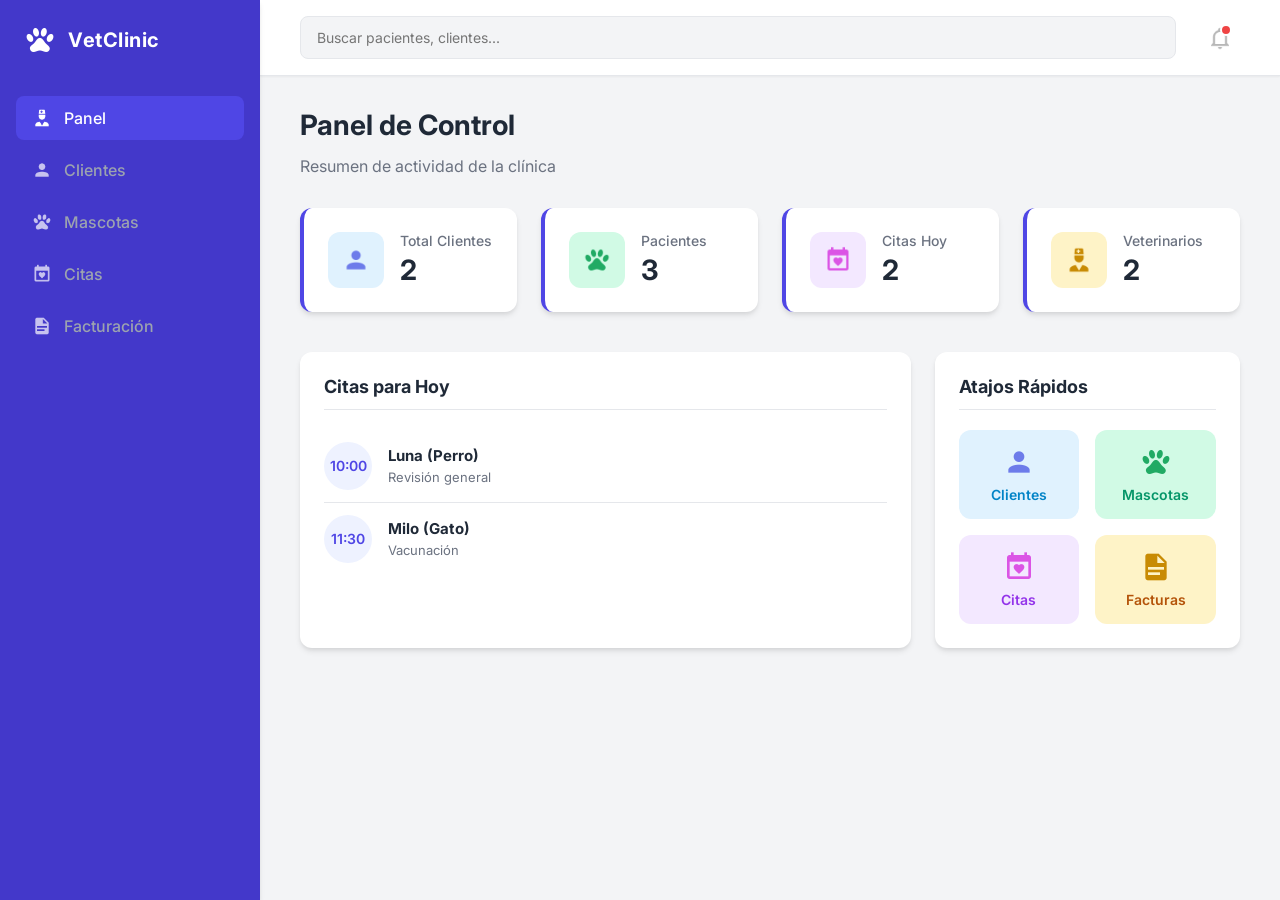
<file: Frontend/index.html>
<!DOCTYPE html>
<html lang="es">

<head>
    <meta charset="UTF-8">
    <meta name="viewport" content="width=device-width, initial-scale=1.0">
    <title>Gestión Veterinaria</title>
    <link rel="stylesheet" href="CSS/styles.css">
</head>

<body>

    <div class="layout">

        <aside class="sidebar">
            <div class="sidebar-header">
                <img src="images/MdiPaw.png" class="logo-img" alt="logo">
                <h2>VetClinic</h2>
            </div>
            <ul>
                <li><a href="#" class="active"><img src="images/MdiDoctor.png" class="sidebar-icon" alt="Panel"> Panel</a></li>
                <li><a href="pages/clientes.html"><img src="images/MdiAccount.png" class="sidebar-icon" alt="Clientes"> Clientes</a></li>
                <li><a href="pages/mascotas.html"><img src="images/MdiPaw.png" class="sidebar-icon" alt="Mascotas"> Mascotas</a></li>
                <li><a href="pages/citas.html"><img src="images/MdiCalendarHeart.png" class="sidebar-icon" alt="Citas"> Citas</a></li>
                <li><a href="pages/facturas.html"><img src="images/MdiFileDocument.png" class="sidebar-icon" alt="Facturación"> Facturación</a></li>
            </ul>
        </aside>

        <main class="main-content">

            <!-- TOP BAR -->
            <div class="topbar">
                <input type="text" placeholder="Buscar pacientes, clientes...">
                <button class="icon-btn">
                    <img src="images/MdiBellOutline.png" alt="Notificaciones">
                    <span class="notification-badge"></span>
                </button>
            </div>

            <!-- TÍTULO -->
            <h1>Panel de Control</h1>
            <p class="subtitle">Resumen de actividad de la clínica</p>

            <!-- CARDS -->
            <div class="cards">
                <div class="card">
                    <div class="card-icon-wrapper icon-blue">
                        <img src="images/MdiAccount.png" alt="Clientes">
                    </div>
                    <div class="card-info">
                        <p>Total Clientes</p>
                        <h2>2</h2>
                    </div>
                </div>

                <div class="card">
                    <div class="card-icon-wrapper icon-green">
                        <img src="images/MdiPaw.png" alt="Pacientes">
                    </div>
                    <div class="card-info">
                        <p>Pacientes</p>
                        <h2>3</h2>
                    </div>
                </div>

                <div class="card">
                    <div class="card-icon-wrapper icon-purple">
                        <img src="images/MdiCalendarHeart.png" alt="Citas">
                    </div>
                    <div class="card-info">
                        <p>Citas Hoy</p>
                        <h2>2</h2>
                    </div>
                </div>

                <div class="card">
                    <div class="card-icon-wrapper icon-yellow">
                        <img src="images/MdiDoctor.png" alt="Veterinarios">
                    </div>
                    <div class="card-info">
                        <p>Veterinarios</p>
                        <h2>2</h2>
                    </div>
                </div>
            </div>

            <div class="dashboard-grid">
                <!-- CITAS -->
                <div class="citas-box">
                    <h3>Citas para Hoy</h3>

                    <div class="cita">
                        <span class="hora">10:00</span>
                        <div>
                            <strong>Luna (Perro)</strong>
                            <p>Revisión general</p>
                        </div>
                    </div>

                    <div class="cita">
                        <span class="hora">11:30</span>
                        <div>
                            <strong>Milo (Gato)</strong>
                            <p>Vacunación</p>
                        </div>
                    </div>
                </div>

                <!-- ATAJOS -->
                <div class="shortcuts-box">
                    <h3>Atajos Rápidos</h3>
                    <div class="shortcuts-grid">
                        <a href="pages/clientes.html" class="shortcut-item bg-blue">
                            <img src="images/MdiAccount.png" alt="Clientes">
                            <span>Clientes</span>
                        </a>
                        <a href="pages/mascotas.html" class="shortcut-item bg-green">
                            <img src="images/MdiPaw.png" alt="Mascotas">
                            <span>Mascotas</span>
                        </a>
                        <a href="pages/citas.html" class="shortcut-item bg-purple">
                            <img src="images/MdiCalendarHeart.png" alt="Citas">
                            <span>Citas</span>
                        </a>
                        <a href="pages/facturas.html" class="shortcut-item bg-yellow">
                            <img src="images/MdiFileDocument.png" alt="Facturas">
                            <span>Facturas</span>
                        </a>
                    </div>
                </div>
            </div>

        </main>

    </div>

</body>

</html>
</file>
<file: Frontend/CSS/styles.css>
@import url('https://fonts.googleapis.com/css2?family=Inter:wght@300;400;500;600;700&display=swap');

:root {
    --primary-color: #4F46E5;
    --primary-hover: #4338CA;
    --secondary-color: #10B981;
    --bg-color: #F3F4F6;
    --sidebar-bg: #4338CA;
    --sidebar-hover: #4F46E5;
    --text-main: #1F2937;
    --text-muted: #6B7280;
    --white: #FFFFFF;
    --border-color: #E5E7EB;
    --shadow-sm: 0 1px 2px 0 rgba(0, 0, 0, 0.05);
    --shadow-md: 0 4px 6px -1px rgba(0, 0, 0, 0.1), 0 2px 4px -1px rgba(0, 0, 0, 0.06);
    --radius-md: 8px;
    --radius-lg: 12px;
}

body {
    margin: 0;
    font-family: 'Inter', sans-serif;
    background-color: var(--bg-color);
    color: var(--text-main);
}

/* CONTENEDOR PRINCIPAL */
.layout {
    display: flex;
    height: 100vh;
    overflow: hidden;
}

/* SIDEBAR */
.sidebar {
    width: 260px;
    background-color: var(--sidebar-bg);
    color: var(--white);
    padding: 24px 0;
    display: flex;
    flex-direction: column;
    box-shadow: var(--shadow-md);
    z-index: 10;
}

.sidebar-header {
    display: flex;
    align-items: center;
    padding: 0 24px;
    margin-bottom: 40px;
}

.logo-icon {
    font-size: 24px;
    margin-right: 12px;
    background: var(--primary-color);
    width: 40px;
    height: 40px;
    display: flex;
    align-items: center;
    justify-content: center;
    border-radius: var(--radius-md);
}

.logo-img {
    width: 32px;
    height: 32px;
    margin-right: 12px;
    filter: brightness(0) invert(1);
}

.sidebar h2 {
    margin: 0;
    font-weight: 700;
    font-size: 20px;
    letter-spacing: 0.5px;
}

.sidebar ul {
    list-style: none;
    padding: 0 16px;
    margin: 0;
}

.sidebar ul li {
    margin-bottom: 8px;
}

.sidebar ul li a {
    color: #9CA3AF;
    text-decoration: none;
    display: flex;
    align-items: center;
    padding: 12px 16px;
    border-radius: var(--radius-md);
    font-weight: 500;
    transition: all 0.2s ease;
}

.sidebar-icon {
    width: 20px;
    height: 20px;
    margin-right: 12px;
    filter: brightness(0) invert(1);
    opacity: 0.7;
    transition: opacity 0.2s ease;
}

.sidebar ul li a:hover {
    background-color: var(--sidebar-hover);
    color: var(--white);
}

.sidebar ul li a:hover .sidebar-icon,
.sidebar ul li a.active .sidebar-icon {
    opacity: 1;
}

.sidebar ul li a.active {
    background-color: var(--primary-color);
    color: var(--white);
}

/* CONTENIDO */
.main-content {
    flex: 1;
    padding: 32px 40px;
    overflow-y: auto;
}

.header {
    display: flex;
    justify-content: space-between;
    align-items: center;
    margin-bottom: 32px;
}

.header h1 {
    margin: 0;
    font-size: 28px;
    font-weight: 700;
    color: var(--text-main);
}

h1 {
    margin-top: 0;
    font-size: 28px;
    font-weight: 700;
}

.subtitle {
    color: var(--text-muted);
    margin-bottom: 32px;
    font-size: 16px;
    margin-top: -5px;
}

/* TOPBAR */
.topbar {
    display: flex;
    justify-content: flex-end;
    align-items: center;
    background: var(--white);
    padding: 16px 40px;
    margin: -32px -40px 32px -40px;
    border-bottom: 1px solid var(--border-color);
    box-shadow: 0 1px 2px rgba(0,0,0,0.05);
}

.topbar input {
    width: 300px;
    padding: 10px 16px;
    border-radius: 20px;
    border: 1px solid var(--border-color);
    font-family: 'Inter', sans-serif;
    font-size: 14px;
    background-color: var(--bg-color);
    transition: border-color 0.2s, background-color 0.2s;
    margin-right: 24px;
    box-shadow: none;
}

.topbar input:focus {
    outline: none;
    border-color: var(--primary-color);
    background-color: var(--white);
}

.icon-btn {
    background: transparent;
    border: none;
    padding: 8px;
    cursor: pointer;
    position: relative;
    box-shadow: none;
    display: flex;
    align-items: center;
    justify-content: center;
    border-radius: 50%;
    transition: background-color 0.2s;
}

.icon-btn:hover {
    background: var(--bg-color);
    transform: none;
}

.icon-btn img {
    width: 24px;
    height: 24px;
    opacity: 0.6;
}

.notification-badge {
    position: absolute;
    top: 6px;
    right: 8px;
    width: 8px;
    height: 8px;
    background-color: #EF4444;
    border-radius: 50%;
    border: 2px solid var(--white);
}

/* BOTONES */
button {
    background-color: var(--primary-color);
    color: var(--white);
    border: none;
    padding: 10px 20px;
    border-radius: var(--radius-md);
    font-weight: 600;
    font-family: 'Inter', sans-serif;
    cursor: pointer;
    transition: background-color 0.2s, transform 0.1s;
    box-shadow: var(--shadow-sm);
}

button:hover {
    background-color: var(--primary-hover);
}

button:active {
    transform: translateY(1px);
}

.btn-small {
    padding: 6px 12px;
    font-size: 13px;
    border-radius: 6px;
    background-color: var(--sidebar-hover);
}

.btn-small:hover {
    background-color: var(--text-main);
}

/* FORMULARIO */
#formContainer {
    background: var(--white);
    padding: 24px;
    margin-bottom: 32px;
    border-radius: var(--radius-lg);
    box-shadow: var(--shadow-md);
    animation: slideDown 0.3s ease-out;
}

.input-group {
    display: flex;
    gap: 16px;
    margin-bottom: 16px;
}

input[type="text"],
input[type="number"],
input[type="date"],
input[type="time"] {
    flex: 1;
    padding: 12px 16px;
    border: 1px solid var(--border-color);
    border-radius: var(--radius-md);
    font-family: 'Inter', sans-serif;
    font-size: 14px;
    transition: border-color 0.2s;
}

input[type="text"]:focus,
input[type="number"]:focus,
input[type="date"]:focus,
input[type="time"]:focus {
    outline: none;
    border-color: var(--primary-color);
}

.hidden {
    display: none !important;
}

/* TABLA */
.table-container {
    background: var(--white);
    border-radius: var(--radius-lg);
    box-shadow: var(--shadow-md);
    overflow: hidden;
}

table {
    width: 100%;
    border-collapse: collapse;
}

th,
td {
    padding: 16px 24px;
    text-align: left;
    border-bottom: 1px solid var(--border-color);
}

th {
    background: #F9FAFB;
    color: var(--text-muted);
    font-weight: 600;
    font-size: 13px;
    text-transform: uppercase;
    letter-spacing: 0.5px;
}

td {
    color: var(--text-main);
    font-size: 14px;
}

tr:last-child td {
    border-bottom: none;
}

tr:hover td {
    background-color: #F9FAFB;
}

/* BADGES */
.badge {
    padding: 4px 10px;
    border-radius: 12px;
    font-size: 12px;
    font-weight: 600;
}

.badge.success {
    background-color: #D1FAE5;
    color: #065F46;
}

.badge.warning {
    background-color: #FEF3C7;
    color: #92400E;
}

/* CARDS */
.cards {
    display: grid;
    grid-template-columns: repeat(auto-fit, minmax(200px, 1fr));
    gap: 24px;
    margin-bottom: 40px;
}

.card {
    background: var(--white);
    padding: 24px;
    border-radius: var(--radius-lg);
    box-shadow: var(--shadow-md);
    transition: transform 0.2s;
    border-left: 4px solid var(--primary-color);
    display: flex;
    align-items: center;
}

.card:hover {
    transform: translateY(-2px);
}

.card-icon-wrapper {
    width: 56px;
    height: 56px;
    border-radius: 12px;
    display: flex;
    justify-content: center;
    align-items: center;
    margin-right: 16px;
    flex-shrink: 0;
}

.card-icon-wrapper img {
    width: 28px;
    height: 28px;
}

.icon-blue {
    background-color: #E0F2FE;
}

.icon-blue img {
    filter: invert(32%) sepia(93%) saturate(2453%) hue-rotate(211deg) brightness(95%) contrast(93%);
}

.icon-green {
    background-color: #D1FAE5;
}

.icon-green img {
    filter: invert(49%) sepia(82%) saturate(399%) hue-rotate(97deg) brightness(91%) contrast(93%);
}

.icon-purple {
    background-color: #F3E8FF;
}

.icon-purple img {
    filter: invert(27%) sepia(85%) saturate(3015%) hue-rotate(258deg) brightness(92%) contrast(95%);
}

.icon-yellow {
    background-color: #FEF3C7;
}

.icon-yellow img {
    filter: invert(53%) sepia(83%) saturate(1209%) hue-rotate(14deg) brightness(94%) contrast(97%);
}

.card-info p {
    color: var(--text-muted);
    margin: 0 0 4px 0;
    font-size: 14px;
    font-weight: 500;
}

.card-info h2 {
    margin: 0;
    font-size: 28px;
    color: var(--text-main);
}

/* DASHBOARD GRID */
.dashboard-grid {
    display: grid;
    grid-template-columns: 2fr 1fr;
    gap: 24px;
}

/* CITAS HOY (Dashboard) */
.citas-box {
    background: var(--white);
    padding: 24px;
    border-radius: var(--radius-lg);
    box-shadow: var(--shadow-md);
}

.citas-box h3 {
    margin-top: 0;
    margin-bottom: 20px;
    font-size: 18px;
    border-bottom: 1px solid var(--border-color);
    padding-bottom: 12px;
}

.cita {
    display: flex;
    align-items: center;
    padding: 12px 0;
    border-bottom: 1px solid var(--border-color);
}

.cita:last-child {
    border-bottom: none;
}

/* ATAJOS RÁPIDOS */
.shortcuts-box {
    background: var(--white);
    padding: 24px;
    border-radius: var(--radius-lg);
    box-shadow: var(--shadow-md);
}

.shortcuts-box h3 {
    margin-top: 0;
    margin-bottom: 20px;
    font-size: 18px;
    border-bottom: 1px solid var(--border-color);
    padding-bottom: 12px;
}

.shortcuts-grid {
    display: grid;
    grid-template-columns: 1fr 1fr;
    gap: 16px;
}

.shortcut-item {
    display: flex;
    flex-direction: column;
    align-items: center;
    justify-content: center;
    padding: 16px;
    border-radius: 12px;
    text-decoration: none;
    font-weight: 600;
    font-size: 14px;
    transition: transform 0.2s, box-shadow 0.2s;
}

.shortcut-item:hover {
    transform: translateY(-2px);
    box-shadow: var(--shadow-sm);
}

.shortcut-item img {
    width: 32px;
    height: 32px;
    margin-bottom: 8px;
}

.bg-blue {
    background-color: #E0F2FE;
    color: #0284C7;
}
.bg-blue img {
    filter: invert(32%) sepia(93%) saturate(2453%) hue-rotate(211deg) brightness(95%) contrast(93%);
}

.bg-green {
    background-color: #D1FAE5;
    color: #059669;
}
.bg-green img {
    filter: invert(49%) sepia(82%) saturate(399%) hue-rotate(97deg) brightness(91%) contrast(93%);
}

.bg-purple {
    background-color: #F3E8FF;
    color: #9333EA;
}
.bg-purple img {
    filter: invert(27%) sepia(85%) saturate(3015%) hue-rotate(258deg) brightness(92%) contrast(95%);
}

.bg-yellow {
    background-color: #FEF3C7;
    color: #B45309;
}
.bg-yellow img {
    filter: invert(53%) sepia(83%) saturate(1209%) hue-rotate(14deg) brightness(94%) contrast(97%);
}

.hora {
    background: #EEF2FF;
    color: var(--primary-color);
    font-weight: 600;
    font-size: 14px;
    width: 48px;
    height: 48px;
    border-radius: 50%;
    display: flex;
    justify-content: center;
    align-items: center;
    margin-right: 16px;
    flex-shrink: 0;
}

.cita div strong {
    display: block;
    font-size: 15px;
    margin-bottom: 4px;
}

.cita div p {
    margin: 0;
    color: var(--text-muted);
    font-size: 13px;
}

@keyframes slideDown {
    from {
        opacity: 0;
        transform: translateY(-10px);
    }

    to {
        opacity: 1;
        transform: translateY(0);
    }
}
</file>
